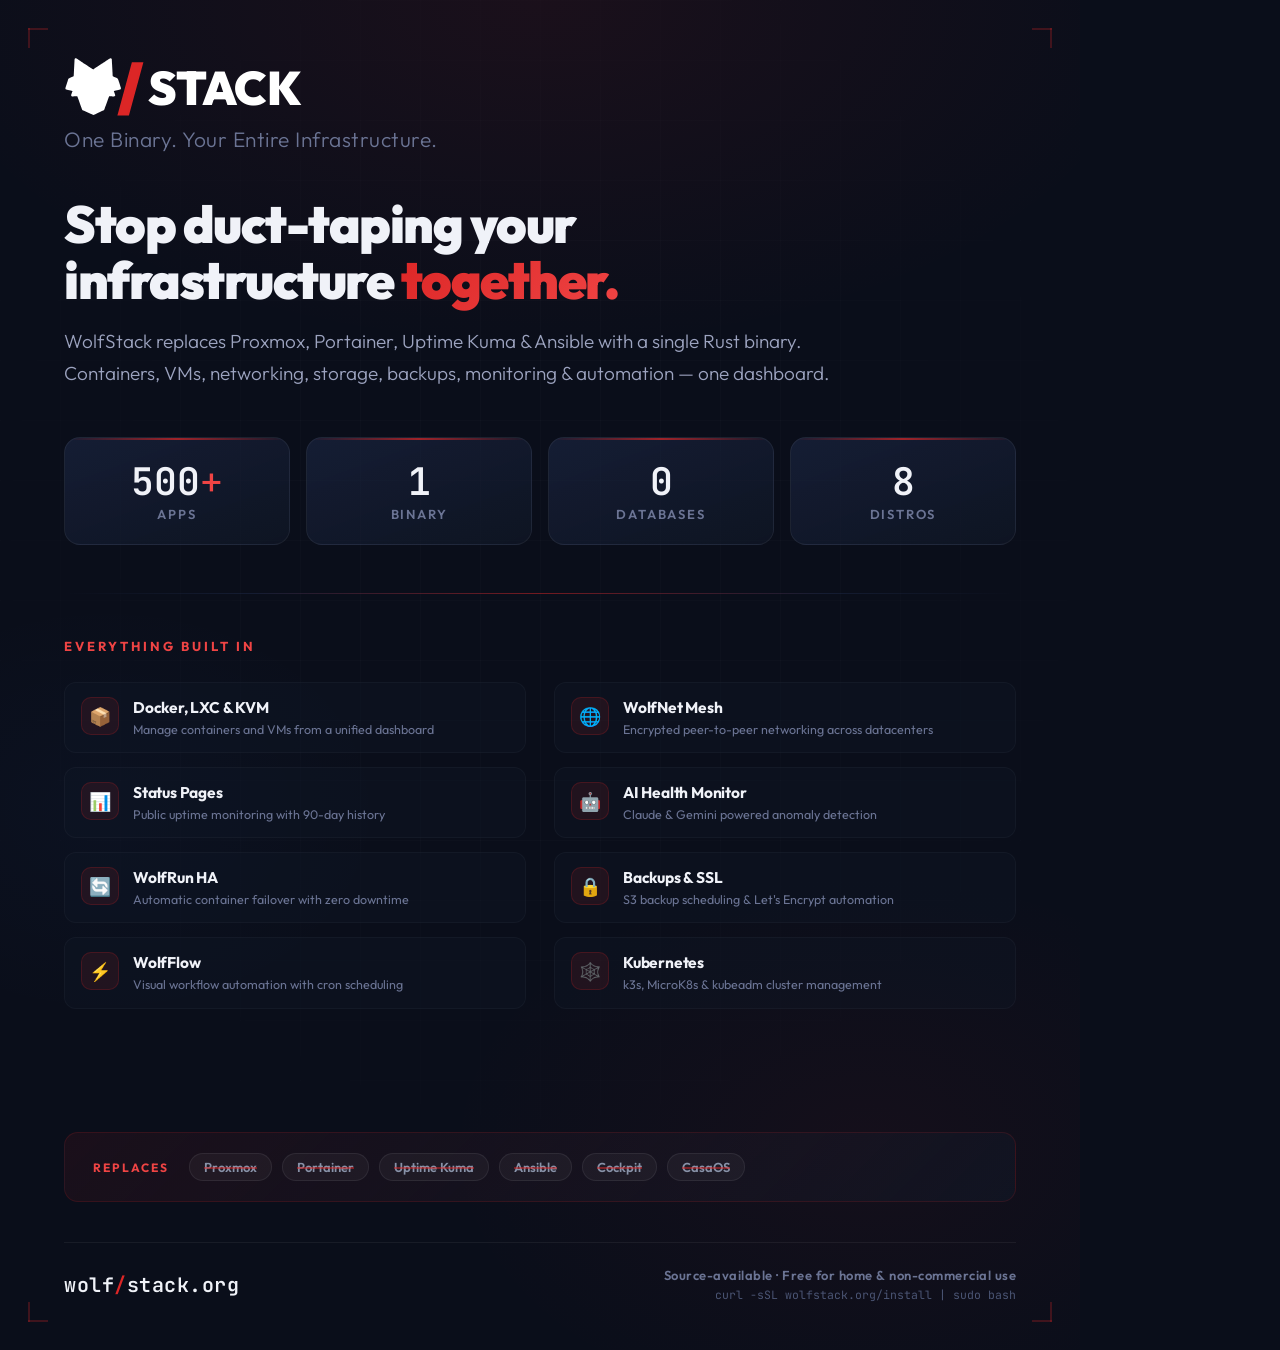
<file: web/infographic.html>
<!DOCTYPE html>
<html lang="en">
<head>
<meta charset="UTF-8">
<meta name="viewport" content="width=1080">
<title>WolfStack Infographic</title>
<link rel="preconnect" href="https://fonts.googleapis.com">
<link href="https://fonts.googleapis.com/css2?family=Outfit:wght@300;400;600;700;800;900&family=JetBrains+Mono:wght@400;600&display=swap" rel="stylesheet">
<style>
  *,*::before,*::after{margin:0;padding:0;box-sizing:border-box}

  :root {
    --bg: #0A0E1A;
    --bg2: #111827;
    --red: #DC2626;
    --red-light: #EF4444;
    --red-glow: rgba(220,38,38,0.35);
    --white: #F0F2F8;
    --muted: #6B7494;
    --subtle: #1E2A4A;
  }

  body {
    width: 1080px;
    height: 1350px;
    background: var(--bg);
    font-family: 'Outfit', sans-serif;
    color: var(--white);
    overflow: hidden;
    position: relative;
  }

  /* ── Atmosphere ── */
  body::before {
    content: '';
    position: absolute;
    inset: 0;
    background:
      radial-gradient(ellipse 900px 500px at 50% 0%, rgba(220,38,38,0.08) 0%, transparent 70%),
      radial-gradient(ellipse 600px 400px at 80% 85%, rgba(220,38,38,0.05) 0%, transparent 70%),
      radial-gradient(ellipse 400px 300px at 10% 60%, rgba(59,130,246,0.03) 0%, transparent 70%);
    pointer-events: none;
    z-index: 0;
  }

  /* Subtle grid texture */
  body::after {
    content: '';
    position: absolute;
    inset: 0;
    background-image:
      linear-gradient(rgba(255,255,255,0.015) 1px, transparent 1px),
      linear-gradient(90deg, rgba(255,255,255,0.015) 1px, transparent 1px);
    background-size: 60px 60px;
    mask-image: radial-gradient(ellipse 80% 70% at 50% 40%, black 30%, transparent 80%);
    -webkit-mask-image: radial-gradient(ellipse 80% 70% at 50% 40%, black 30%, transparent 80%);
    pointer-events: none;
    z-index: 0;
  }

  .frame {
    position: relative;
    z-index: 1;
    width: 100%;
    height: 100%;
    display: flex;
    flex-direction: column;
    padding: 56px 64px 48px;
  }

  /* ── Logo ── */
  .logo-row {
    display: flex;
    align-items: center;
    gap: 0;
    margin-bottom: 8px;
  }

  .logo-row svg {
    height: 62px;
    width: auto;
  }

  /* ── Tagline ── */
  .tagline {
    font-size: 21px;
    font-weight: 300;
    letter-spacing: 0.5px;
    color: var(--muted);
    margin-bottom: 44px;
  }

  /* ── Hero ── */
  .hero {
    margin-bottom: 48px;
  }

  .hero h1 {
    font-size: 52px;
    font-weight: 900;
    line-height: 1.08;
    letter-spacing: -1.5px;
    max-width: 820px;
  }

  .hero h1 .accent {
    background: linear-gradient(135deg, var(--red) 0%, var(--red-light) 100%);
    -webkit-background-clip: text;
    -webkit-text-fill-color: transparent;
    background-clip: text;
  }

  .hero p {
    margin-top: 18px;
    font-size: 19px;
    font-weight: 300;
    line-height: 1.65;
    color: #9CA3BF;
    max-width: 780px;
  }

  /* ── Stat Strip ── */
  .stats {
    display: grid;
    grid-template-columns: repeat(4, 1fr);
    gap: 16px;
    margin-bottom: 48px;
  }

  .stat {
    background: linear-gradient(160deg, rgba(30,42,74,0.55) 0%, rgba(17,24,39,0.65) 100%);
    border: 1px solid rgba(255,255,255,0.06);
    border-radius: 16px;
    padding: 24px 20px 22px;
    text-align: center;
    position: relative;
    overflow: hidden;
  }

  .stat::before {
    content: '';
    position: absolute;
    top: 0; left: 0; right: 0;
    height: 2px;
    background: linear-gradient(90deg, transparent, var(--red), transparent);
    opacity: 0.7;
  }

  .stat .num {
    font-family: 'JetBrains Mono', monospace;
    font-size: 38px;
    font-weight: 600;
    color: var(--white);
    line-height: 1;
    margin-bottom: 6px;
  }

  .stat .num .plus {
    color: var(--red-light);
    font-weight: 400;
  }

  .stat .label {
    font-size: 13px;
    font-weight: 600;
    text-transform: uppercase;
    letter-spacing: 1.8px;
    color: var(--muted);
  }

  /* ── Divider ── */
  .divider {
    height: 1px;
    background: linear-gradient(90deg, transparent 0%, var(--subtle) 20%, var(--red) 50%, var(--subtle) 80%, transparent 100%);
    margin-bottom: 44px;
    opacity: 0.5;
  }

  /* ── Features ── */
  .features-title {
    font-size: 13px;
    font-weight: 700;
    text-transform: uppercase;
    letter-spacing: 3px;
    color: var(--red-light);
    margin-bottom: 28px;
  }

  .features {
    display: grid;
    grid-template-columns: 1fr 1fr;
    gap: 14px 28px;
    margin-bottom: auto;
  }

  .feat {
    display: flex;
    align-items: flex-start;
    gap: 14px;
    padding: 14px 16px;
    border-radius: 12px;
    background: rgba(17,24,39,0.4);
    border: 1px solid rgba(255,255,255,0.03);
  }

  .feat-icon {
    flex-shrink: 0;
    width: 38px;
    height: 38px;
    border-radius: 10px;
    display: flex;
    align-items: center;
    justify-content: center;
    font-size: 18px;
    background: rgba(220,38,38,0.1);
    border: 1px solid rgba(220,38,38,0.2);
  }

  .feat-text h3 {
    font-size: 15.5px;
    font-weight: 700;
    letter-spacing: -0.2px;
    margin-bottom: 3px;
  }

  .feat-text p {
    font-size: 12.5px;
    font-weight: 400;
    color: var(--muted);
    line-height: 1.45;
  }

  /* ── Replaces Strip ── */
  .replaces {
    margin-top: 40px;
    padding: 20px 28px;
    border-radius: 14px;
    background: linear-gradient(135deg, rgba(220,38,38,0.08) 0%, rgba(17,24,39,0.6) 100%);
    border: 1px solid rgba(220,38,38,0.15);
    display: flex;
    align-items: center;
    gap: 20px;
  }

  .replaces-label {
    font-size: 12px;
    font-weight: 700;
    text-transform: uppercase;
    letter-spacing: 2px;
    color: var(--red-light);
    white-space: nowrap;
  }

  .replaces-list {
    display: flex;
    flex-wrap: wrap;
    gap: 10px;
  }

  .replaces-list span {
    font-size: 13px;
    font-weight: 600;
    color: #8892A8;
    padding: 5px 14px;
    border-radius: 20px;
    background: rgba(255,255,255,0.04);
    border: 1px solid rgba(255,255,255,0.07);
    text-decoration: line-through;
    text-decoration-color: rgba(220,38,38,0.5);
    text-decoration-thickness: 1.5px;
  }

  /* ── Footer ── */
  .footer {
    margin-top: 40px;
    display: flex;
    align-items: center;
    justify-content: space-between;
    padding-top: 24px;
    border-top: 1px solid rgba(255,255,255,0.06);
  }

  .footer-url {
    font-family: 'JetBrains Mono', monospace;
    font-size: 20px;
    font-weight: 600;
    letter-spacing: 0.5px;
    color: var(--white);
  }

  .footer-url .slash {
    color: var(--red);
  }

  .footer-meta {
    text-align: right;
  }

  .footer-meta .license {
    font-size: 13px;
    font-weight: 600;
    color: var(--muted);
    letter-spacing: 0.5px;
  }

  .footer-meta .install {
    font-family: 'JetBrains Mono', monospace;
    font-size: 11.5px;
    color: #4B5574;
    margin-top: 4px;
  }

  /* ── Corner Accents ── */
  .corner {
    position: absolute;
    width: 40px;
    height: 40px;
    z-index: 2;
  }
  .corner::before, .corner::after {
    content: '';
    position: absolute;
    background: var(--red);
    opacity: 0.25;
  }
  .corner-tl { top: 28px; left: 28px; }
  .corner-tl::before { top:0;left:0;width:20px;height:2px; }
  .corner-tl::after { top:0;left:0;width:2px;height:20px; }
  .corner-tr { top: 28px; right: 28px; }
  .corner-tr::before { top:0;right:0;width:20px;height:2px; }
  .corner-tr::after { top:0;right:0;width:2px;height:20px; }
  .corner-bl { bottom: 28px; left: 28px; }
  .corner-bl::before { bottom:0;left:0;width:20px;height:2px; }
  .corner-bl::after { bottom:0;left:0;width:2px;height:20px; }
  .corner-br { bottom: 28px; right: 28px; }
  .corner-br::before { bottom:0;right:0;width:20px;height:2px; }
  .corner-br::after { bottom:0;right:0;width:2px;height:20px; }
</style>
</head>
<body>

<div class="corner corner-tl"></div>
<div class="corner corner-tr"></div>
<div class="corner corner-bl"></div>
<div class="corner corner-br"></div>

<div class="frame">

  <!-- Logo -->
  <div class="logo-row">
    <svg width="320" height="68" viewBox="0 0 900 190" fill="none" xmlns="http://www.w3.org/2000/svg">
      <path d="M35.0807 6.41666C34.0733 6.77203 33.2635 7.58148 32.8882 8.56863C32.6906 9.14117 32.5129 11.2142 32.2956 15.4984C31.861 24.0274 30.9919 40.9866 30.6166 47.9756C30.5178 49.9893 30.34 53.5825 30.2215 55.9714C29.9252 61.8746 29.9252 61.9141 29.2734 62.151C27.3178 62.8815 14.6562 68.7846 14.2809 69.14C13.5895 69.7915 13.4118 70.2061 12.2859 73.7401C11.7328 75.4775 10.2908 79.9986 9.08587 83.809C3.73283 100.551 4.14764 99.0703 4.5822 100.314C4.918 101.281 5.47109 101.953 6.28096 102.427C6.73528 102.663 10.5871 103.572 16.592 104.855C21.866 105.961 26.2314 106.928 26.3302 107.007C26.4092 107.066 25.8956 108.725 25.2043 110.679C21.9648 119.84 21.866 120.156 22.1228 121.261C22.4191 122.485 23.4265 123.67 24.4537 124.006C25.1648 124.243 30.6363 124.183 38.1424 123.848L41.0066 123.729L41.2437 124.302C41.3622 124.618 42.0338 126.473 42.7449 128.428C44.4041 133.028 50.7053 150.461 53.7868 158.931C56.5522 166.532 56.5127 166.453 59.2583 167.657C60.8781 168.348 69.9052 172.376 81.8754 177.726C88.8087 180.846 89.3223 181.043 90.1322 181.043C90.8828 181.023 91.0606 180.964 99.4556 177.193C108.522 173.146 114.646 170.402 118.813 168.565C122.586 166.887 123.495 166.334 123.929 165.486C124.068 165.189 124.7 163.531 125.332 161.794C125.944 160.056 126.971 157.213 127.603 155.476C128.236 153.738 130.606 147.243 132.838 141.064C135.07 134.864 137.421 128.448 138.033 126.77L139.139 123.729L141.727 123.867C143.129 123.927 146.744 124.045 149.727 124.104C155.001 124.243 155.179 124.223 155.969 123.828C157.035 123.275 157.707 122.466 158.023 121.301C158.319 120.235 158.438 120.63 155.317 111.745C154.408 109.198 153.756 107.066 153.835 107.007C153.914 106.928 158.28 105.961 163.554 104.835C168.828 103.73 173.371 102.703 173.648 102.565C174.615 102.051 175.386 101.064 175.623 99.9982C175.84 99.0505 175.801 98.8334 175.149 96.7209C174.418 94.332 170.764 82.8416 169.48 78.8733C169.065 77.5702 168.255 75.0629 167.702 73.286C166.616 69.8705 166.141 69.0413 164.877 68.449C164.541 68.2713 162.033 67.0472 159.307 65.7245C156.601 64.4017 153.46 62.9012 152.354 62.3682C150.793 61.6377 150.319 61.3218 150.24 60.9664C150.181 60.7097 150.082 59.3475 150.023 57.9457C149.964 56.5242 149.786 52.8915 149.628 49.8511C149.47 46.8107 149.253 42.5068 149.134 40.2758C149.035 38.0449 148.897 35.5177 148.838 34.6491C148.779 33.7804 148.601 30.4438 148.443 27.2455C147.672 12.0631 147.514 9.5163 147.337 8.78581C146.942 7.36432 145.243 6.12051 143.682 6.12051C142.813 6.12051 141.786 6.67331 137.282 9.63475C134.734 11.3327 131.258 13.6031 129.579 14.7087C127.9 15.8143 124.522 18.0255 122.073 19.6444C119.623 21.2634 116.127 23.5733 114.27 24.7776C112.433 25.9819 108.641 28.4695 105.875 30.3056C99.2185 34.6886 94.3593 37.8869 91.989 39.4268L90.0532 40.6707L88.4334 39.6243C87.5445 39.032 84.5421 37.0577 81.7767 35.2413C76.878 32.0035 73.1249 29.5356 65.5398 24.5407C57.3621 19.1903 54.1028 17.0384 51.3572 15.2417C49.7769 14.1954 46.2807 11.9052 43.5547 10.1086C40.8486 8.31198 38.2807 6.69305 37.8264 6.49564C36.898 6.06128 36.1276 6.04155 35.0807 6.41666Z" fill="white"/>
      <path d="M52.029 85.5659C51.9105 85.862 55.8413 95.6348 56.908 97.767C57.5993 99.1293 57.224 98.9713 68.8585 102.644C70.5967 103.196 72.177 103.65 72.335 103.65C72.8881 103.65 72.8683 103.157 72.2757 101.36C71.1893 98.1224 69.3918 95.2596 66.6659 92.4167C62.7943 88.3694 58.2314 85.9805 53.2932 85.3882C52.3253 85.2697 52.1278 85.2895 52.029 85.5659Z" fill="white"/>
      <path d="M124.641 85.6647C117.925 87.0862 111.92 91.9825 108.463 98.8333C107.594 100.571 106.765 103.137 106.962 103.453C107.16 103.769 107.495 103.71 111.169 102.545C113.085 101.933 116.088 101.005 117.826 100.452C121.224 99.3861 121.797 99.1491 122.29 98.5963C122.903 97.9053 127.88 85.9609 127.722 85.566C127.584 85.2106 126.695 85.2304 124.641 85.6647Z" fill="white"/>
      <path d="M240.974 21.5596L239.944 25.3467L198.429 178.04L197.827 180.253H168.523L169.554 176.466L211.069 23.7725L211.671 21.5596H240.974Z" fill="#DC2626" stroke="#DC2626" stroke-width="6"/>
      <text x="260" y="152" font-family="'Outfit','Noto Sans','Liberation Sans',Arial,sans-serif" font-weight="900" font-size="145" letter-spacing="-2" fill="white">STACK</text>
    </svg>
  </div>

  <div class="tagline">One Binary. Your Entire Infrastructure.</div>

  <!-- Hero -->
  <div class="hero">
    <h1>
      Stop duct-taping your<br>
      infrastructure <span class="accent">together.</span>
    </h1>
    <p>
      WolfStack replaces Proxmox, Portainer, Uptime Kuma &amp; Ansible
      with a single Rust binary. Containers, VMs, networking, storage,
      backups, monitoring &amp; automation — one dashboard.
    </p>
  </div>

  <!-- Stats -->
  <div class="stats">
    <div class="stat">
      <div class="num">500<span class="plus">+</span></div>
      <div class="label">Apps</div>
    </div>
    <div class="stat">
      <div class="num">1</div>
      <div class="label">Binary</div>
    </div>
    <div class="stat">
      <div class="num">0</div>
      <div class="label">Databases</div>
    </div>
    <div class="stat">
      <div class="num">8</div>
      <div class="label">Distros</div>
    </div>
  </div>

  <div class="divider"></div>

  <!-- Features -->
  <div class="features-title">Everything Built In</div>

  <div class="features">
    <div class="feat">
      <div class="feat-icon">&#x1F4E6;</div>
      <div class="feat-text">
        <h3>Docker, LXC &amp; KVM</h3>
        <p>Manage containers and VMs from a unified dashboard</p>
      </div>
    </div>
    <div class="feat">
      <div class="feat-icon">&#x1F310;</div>
      <div class="feat-text">
        <h3>WolfNet Mesh</h3>
        <p>Encrypted peer-to-peer networking across datacenters</p>
      </div>
    </div>
    <div class="feat">
      <div class="feat-icon">&#x1F4CA;</div>
      <div class="feat-text">
        <h3>Status Pages</h3>
        <p>Public uptime monitoring with 90-day history</p>
      </div>
    </div>
    <div class="feat">
      <div class="feat-icon">&#x1F916;</div>
      <div class="feat-text">
        <h3>AI Health Monitor</h3>
        <p>Claude &amp; Gemini powered anomaly detection</p>
      </div>
    </div>
    <div class="feat">
      <div class="feat-icon">&#x1F504;</div>
      <div class="feat-text">
        <h3>WolfRun HA</h3>
        <p>Automatic container failover with zero downtime</p>
      </div>
    </div>
    <div class="feat">
      <div class="feat-icon">&#x1F512;</div>
      <div class="feat-text">
        <h3>Backups &amp; SSL</h3>
        <p>S3 backup scheduling &amp; Let's Encrypt automation</p>
      </div>
    </div>
    <div class="feat">
      <div class="feat-icon">&#x26A1;</div>
      <div class="feat-text">
        <h3>WolfFlow</h3>
        <p>Visual workflow automation with cron scheduling</p>
      </div>
    </div>
    <div class="feat">
      <div class="feat-icon">&#x1F578;&#xFE0F;</div>
      <div class="feat-text">
        <h3>Kubernetes</h3>
        <p>k3s, MicroK8s &amp; kubeadm cluster management</p>
      </div>
    </div>
  </div>

  <!-- Replaces -->
  <div class="replaces">
    <div class="replaces-label">Replaces</div>
    <div class="replaces-list">
      <span>Proxmox</span>
      <span>Portainer</span>
      <span>Uptime Kuma</span>
      <span>Ansible</span>
      <span>Cockpit</span>
      <span>CasaOS</span>
    </div>
  </div>

  <!-- Footer -->
  <div class="footer">
    <div class="footer-url">wolf<span class="slash">/</span>stack.org</div>
    <div class="footer-meta">
      <div class="license">Source-available &middot; Free for home &amp; non-commercial use</div>
      <div class="install">curl -sSL wolfstack.org/install | sudo bash</div>
    </div>
  </div>

</div>
</body>
</html>
</file>
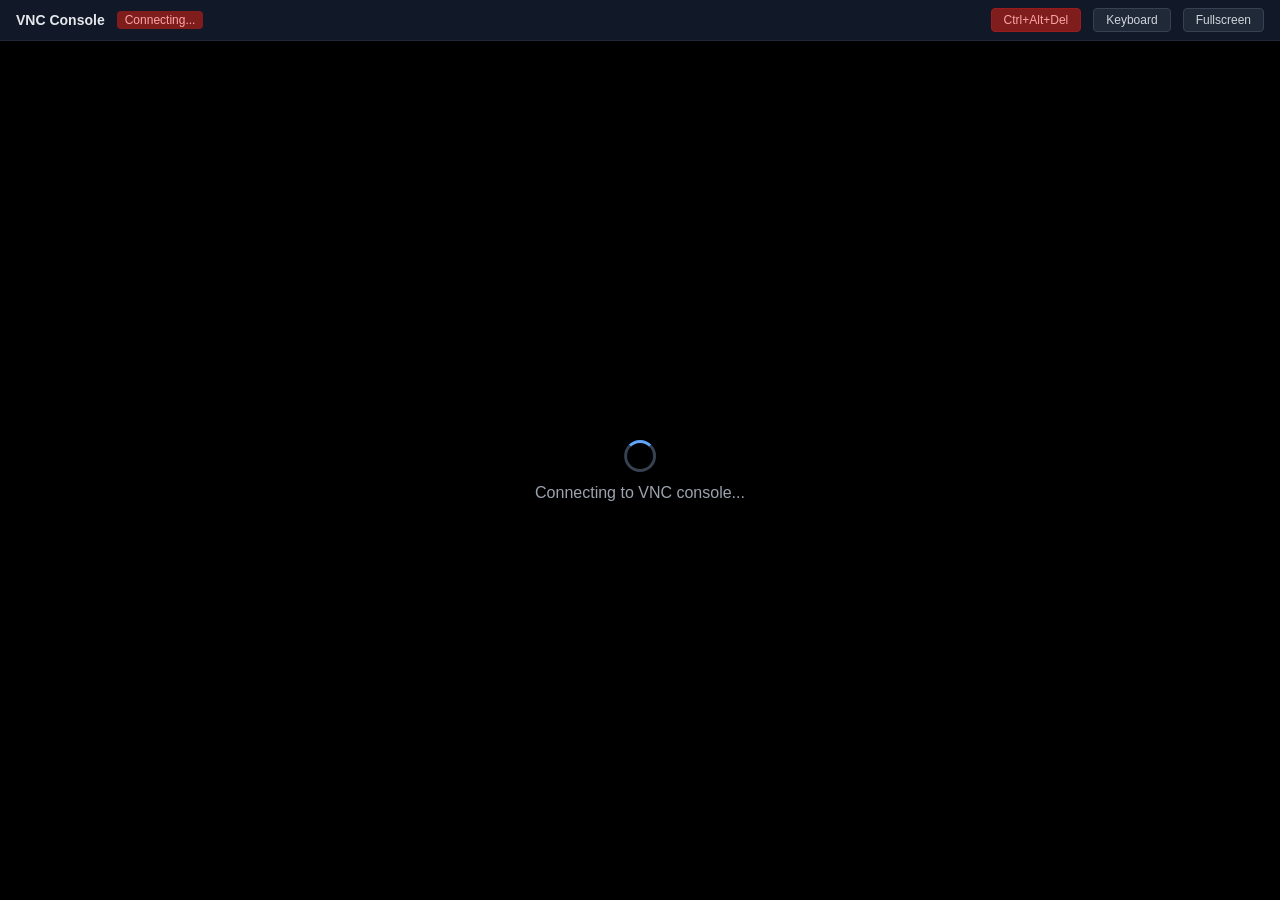
<file: web/vnc.html>
<!-- Written by Paul Clevett -->
<!-- (C)Copyright Wolf Software Systems Ltd -->
<!-- https://wolf.uk.com -->
<!DOCTYPE html>
<html lang="en">

<head>
    <meta charset="UTF-8">
    <meta name="viewport" content="width=device-width, initial-scale=1.0">
    <title>WolfStack — VNC Console</title>
    <script src="https://esm.sh/@novnc/novnc@1.4.0/lib/rfb.js" type="module"></script>
    <style>
        * {
            margin: 0;
            padding: 0;
            box-sizing: border-box;
        }

        html, body {
            background: #0a0e1a;
            color: #e0e0e0;
            font-family: 'Inter', -apple-system, sans-serif;
            height: 100%;
            width: 100%;
            display: flex;
            flex-direction: column;
            overflow: hidden;
        }

        .toolbar {
            background: #111827;
            border-bottom: 1px solid #1f2937;
            padding: 8px 16px;
            display: flex;
            align-items: center;
            gap: 12px;
            flex-shrink: 0;
        }

        .toolbar h3 {
            font-size: 14px;
            font-weight: 600;
            color: #e5e7eb;
        }

        .toolbar .badge {
            background: #065f46;
            color: #6ee7b7;
            padding: 2px 8px;
            border-radius: 4px;
            font-size: 12px;
        }

        .toolbar .badge.disconnected {
            background: #7f1d1d;
            color: #fca5a5;
        }

        .toolbar .spacer {
            flex: 1;
        }

        .toolbar button {
            background: #1f2937;
            border: 1px solid #374151;
            color: #d1d5db;
            padding: 4px 12px;
            border-radius: 4px;
            cursor: pointer;
            font-size: 12px;
        }

        .toolbar button:hover {
            background: #374151;
        }

        #vnc-container {
            flex: 1;
            overflow: hidden;
            background: #000;
            width: 100%;
            min-height: 0;
        }

        .status-overlay {
            position: absolute;
            top: 50%;
            left: 50%;
            transform: translate(-50%, -50%);
            text-align: center;
            color: #9ca3af;
        }

        .status-overlay .spinner {
            width: 32px;
            height: 32px;
            border: 3px solid #374151;
            border-top-color: #60a5fa;
            border-radius: 50%;
            animation: spin 1s linear infinite;
            margin: 0 auto 12px;
        }

        @keyframes spin {
            to {
                transform: rotate(360deg);
            }
        }

        .ctrl-alt-del {
            background: #7f1d1d !important;
            border-color: #991b1b !important;
            color: #fca5a5 !important;
        }
    </style>
</head>

<body>
    <div class="toolbar">
        <h3 id="vm-name">VNC Console</h3>
        <span id="status-badge" class="badge disconnected">Connecting...</span>
        <div class="spacer"></div>
        <button onclick="sendCtrlAltDel()" class="ctrl-alt-del" title="Send Ctrl+Alt+Del">Ctrl+Alt+Del</button>
        <button onclick="toggleKeyboard()" id="kb-btn" title="Show on-screen keyboard">Keyboard</button>
        <button onclick="toggleFullscreen()">Fullscreen</button>
    </div>
    <!-- Hidden textarea to trigger iOS/mobile soft keyboard -->
    <textarea id="mobile-kb-input" autocapitalize="off" autocomplete="off" autocorrect="off" spellcheck="false"
        style="position:fixed;top:-9999px;left:-9999px;width:1px;height:1px;opacity:0;font-size:16px;"></textarea>
    <div id="vnc-container" style="position: relative;">
        <div class="status-overlay" id="status-overlay">
            <div class="spinner"></div>
            <p>Connecting to VNC console...</p>
        </div>
    </div>

    <script type="module">
        import RFB from 'https://esm.sh/@novnc/novnc@1.4.0/lib/rfb.js';

        const params = new URLSearchParams(window.location.search);
        const vmName = params.get('name') || 'unknown';
        const wsPort = parseInt(params.get('port') || '0');
        const host = params.get('host') || window.location.hostname;
        const wsPath = params.get('ws_path') || '';
        const vncTicket = params.get('ticket') || '';
        // Node id when the VM lives on ANOTHER cluster node. The websocket and
        // the password fetch must then go through this (admin) node's
        // remote-console / node-proxy routes — the session cookie only
        // authenticates here, and the VM doesn't exist here locally.
        const nodeId = params.get('node') || '';

        document.getElementById('vm-name').textContent = vmName;
        document.title = `${vmName} — VNC Console`;

        let rfb = null;
        window.rfb = null; // expose for VR terminal access

        if (wsPath) {
            // WolfStack-proxied VNC. resizeSession asks the server to
            // resize its display to match our viewport — desirable for
            // container VNC (TigerVNC honours it), avoids the
            // scale-down + centre-and-clip dance that hides the top
            // edge of the desktop. Disabled for Proxmox VMs because
            // Windows 11 applies 125%+ display scaling after a resize,
            // mangling mouse coordinates.
            //
            // Heuristic: container VNC paths (/ws/container-vnc/... or
            // remote-console with -vnc ctype) want resize; everything
            // else (Proxmox /ws/pve-vnc/...) does not.
            const isContainerVnc = /\/(container-vnc|lxc-vnc|docker-vnc|pct-vnc)\//.test(wsPath);
            const wsProtocol = window.location.protocol === 'https:' ? 'wss' : 'ws';
            const wsUrl = `${wsProtocol}://${window.location.host}${wsPath}`;
            connectProxiedVNC(wsUrl, vncTicket, isContainerVnc);
        } else if (wsPort) {
            // Native QEMU / libvirt VMs — proxy through WolfStack to avoid
            // mixed-content issues. When the VM is on another node, go through
            // the remote-console bridge on THIS node (cluster-secret-authed
            // hop) — connecting straight to /ws/vm-vnc here found no such VM
            // and the console died with "Connection lost" (klasSponsor
            // 2026-06-10).
            const wsProtocol = window.location.protocol === 'https:' ? 'wss' : 'ws';
            const proxyUrl = nodeId
                ? `${wsProtocol}://${window.location.host}/ws/remote-console/${encodeURIComponent(nodeId)}/vm-vnc/${encodeURIComponent(vmName)}`
                : `${wsProtocol}://${window.location.host}/ws/vm-vnc/${encodeURIComponent(vmName)}`;
            // An external-VNC VM has a password; fetch it so the console auths
            // seamlessly. None/empty (the default) → connect without a password,
            // exactly as before. If the fetch fails the RFB credentials prompt
            // is the fallback, so this never makes a console worse. Remote VMs
            // fetch via the node proxy for the same reason as the websocket.
            let ticket = vncTicket;
            if (!ticket) {
                const passUrl = nodeId
                    ? `/api/nodes/${encodeURIComponent(nodeId)}/proxy/vms/${encodeURIComponent(vmName)}/vnc-password`
                    : `/api/vms/${encodeURIComponent(vmName)}/vnc-password`;
                try {
                    const r = await fetch(passUrl, { credentials: 'include' });
                    if (r.ok) { const d = await r.json(); if (d && d.password) ticket = d.password; }
                } catch (e) { /* fall through to no-password / prompt */ }
            }
            connectProxiedVNC(proxyUrl, ticket, true);
        } else {
            document.getElementById('status-overlay').innerHTML =
                '<p style="color:#fca5a5;">No VNC connection parameters specified.<br>The VM may not be running.</p>';
        }

        function connectProxiedVNC(wsUrl, ticket, resizeSession) {
            const container = document.getElementById('vnc-container');
            try {
                const opts = {
                    scaleViewport: true,
                    resizeSession: resizeSession,
                    clipViewport: true,
                    showDotCursor: true,
                };
                if (ticket) {
                    opts.credentials = { password: ticket };
                }
                rfb = new RFB(container, wsUrl, opts);
                window.rfb = rfb;

                rfb.addEventListener('connect', () => {
                    document.getElementById('status-badge').textContent = 'Connected';
                    document.getElementById('status-badge').className = 'badge';
                    const overlay = document.getElementById('status-overlay');
                    if (overlay) overlay.remove();
                    window._vncConnected = true;
                });

                rfb.addEventListener('disconnect', (e) => {
                    document.getElementById('status-badge').textContent = 'Disconnected';
                    document.getElementById('status-badge').className = 'badge disconnected';
                    if (!e.detail.clean) {
                        const c = document.getElementById('vnc-container');
                        c.innerHTML = `
                            <div class="status-overlay">
                                <p style="color:#fca5a5;">Connection lost.<br>
                                <button onclick="location.reload()"
                                    style="margin-top:12px; padding:6px 16px; background:#1f2937; border:1px solid #374151; color:#d1d5db; border-radius:4px; cursor:pointer;">
                                    Reconnect
                                </button></p>
                            </div>`;
                    }
                });

                rfb.addEventListener('credentialsrequired', () => {
                    if (ticket) {
                        rfb.sendCredentials({ password: ticket });
                    } else {
                        rfb.sendCredentials({ password: prompt('VNC Password:') || '' });
                    }
                });

            } catch (e) {
                document.getElementById('status-overlay').innerHTML =
                    `<p style="color:#fca5a5;">Failed to connect: ${e.message}</p>`;
            }
        }

        function connectVNC(host, port) {
            const container = document.getElementById('vnc-container');
            const isRemote = host !== window.location.hostname;

            if (isRemote) {
                // Remote host — try wss first, fall back to ws
                const wssUrl = `wss://${host}:${port}`;
                const wsUrl = `ws://${host}:${port}`;
                let settled = false;

                // Try wss first
                try {
                    const testWs = new WebSocket(wssUrl);
                    const fallbackTimeout = setTimeout(() => {
                        if (!settled) {
                            settled = true;
                            try { testWs.close(); } catch (e) { }
                            doConnectVNC(wsUrl, container);
                        }
                    }, 3000);

                    testWs.onopen = () => {
                        if (!settled) {
                            settled = true;
                            clearTimeout(fallbackTimeout);
                            testWs.close();
                            doConnectVNC(wssUrl, container);
                        }
                    };

                    testWs.onerror = () => {
                        if (!settled) {
                            settled = true;
                            clearTimeout(fallbackTimeout);
                            doConnectVNC(wsUrl, container);
                        }
                    };
                } catch (e) {
                    doConnectVNC(wsUrl, container);
                }
            } else {
                // Local — QEMU's built-in WebSocket does not support TLS, always use ws://
                doConnectVNC(`ws://${host}:${port}`, container);
            }
        }

        function doConnectVNC(url, container) {
            try {
                rfb = new RFB(container, url, {
                    scaleViewport: true,
                    resizeSession: true,
                    clipViewport: true,
                });
                window.rfb = rfb;

                rfb.addEventListener('connect', () => {
                    document.getElementById('status-badge').textContent = 'Connected';
                    document.getElementById('status-badge').className = 'badge';
                    const overlay = document.getElementById('status-overlay');
                    if (overlay) overlay.remove();
                    window._vncConnected = true;
                });

                rfb.addEventListener('disconnect', (e) => {
                    document.getElementById('status-badge').textContent = 'Disconnected';
                    document.getElementById('status-badge').className = 'badge disconnected';
                    if (!e.detail.clean) {
                        const container = document.getElementById('vnc-container');
                        container.innerHTML = `
                            <div class="status-overlay">
                                <p style="color:#fca5a5;">Connection lost.<br>
                                <button onclick="location.reload()"
                                    style="margin-top:12px; padding:6px 16px; background:#1f2937; border:1px solid #374151; color:#d1d5db; border-radius:4px; cursor:pointer;">
                                    Reconnect
                                </button></p>
                            </div>`;
                    }
                });

                rfb.addEventListener('credentialsrequired', () => {
                    rfb.sendCredentials({ password: prompt('VNC Password:') || '' });
                });

            } catch (e) {
                document.getElementById('status-overlay').innerHTML =
                    `<p style="color:#fca5a5;">Failed to connect: ${e.message}</p>`;
            }
        }

        // Re-scale VNC on window resize
        window.addEventListener('resize', () => {
            if (rfb) {
                rfb.scaleViewport = true;
            }
        });

        // Expose to global scope for toolbar buttons
        window.sendCtrlAltDel = function () {
            if (rfb) rfb.sendCtrlAltDel();
        };

        window.toggleFullscreen = function () {
            const el = document.documentElement;
            if (!document.fullscreenElement) {
                el.requestFullscreen();
            } else {
                document.exitFullscreen();
            }
        };

        // Mobile soft keyboard support (iOS/Android)
        const kbInput = document.getElementById('mobile-kb-input');
        let kbOpen = false;

        window.toggleKeyboard = function () {
            if (kbOpen) {
                kbInput.blur();
                kbOpen = false;
                document.getElementById('kb-btn').style.background = '';
            } else {
                kbInput.focus();
                kbOpen = true;
                document.getElementById('kb-btn').style.background = '#065f46';
            }
        };

        kbInput.addEventListener('blur', () => {
            kbOpen = false;
            document.getElementById('kb-btn').style.background = '';
        });

        // Forward key events from the hidden textarea to noVNC
        kbInput.addEventListener('keydown', (e) => {
            if (!rfb) return;
            // Let noVNC handle the key via its own canvas focus for special keys
            const key = e.key;
            if (key === 'Enter') rfb.sendKey(0xFF0D);
            else if (key === 'Backspace') rfb.sendKey(0xFF08);
            else if (key === 'Tab') rfb.sendKey(0xFF09);
            else if (key === 'Escape') rfb.sendKey(0xFF1B);
            else if (key === 'ArrowLeft') rfb.sendKey(0xFF51);
            else if (key === 'ArrowUp') rfb.sendKey(0xFF52);
            else if (key === 'ArrowRight') rfb.sendKey(0xFF53);
            else if (key === 'ArrowDown') rfb.sendKey(0xFF54);
            else if (key === 'Delete') rfb.sendKey(0xFFFF);
            else if (key === 'Home') rfb.sendKey(0xFF50);
            else if (key === 'End') rfb.sendKey(0xFF57);
            else return; // printable chars handled via input event
            e.preventDefault();
        });

        // Capture printable characters via input event (works on iOS)
        kbInput.addEventListener('input', (e) => {
            if (!rfb) return;
            const data = e.data;
            if (data) {
                for (const ch of data) {
                    const code = ch.codePointAt(0);
                    rfb.sendKey(code, null, true);  // press
                    rfb.sendKey(code, null, false);  // release
                }
            }
            // Clear the textarea so it stays ready for more input
            kbInput.value = '';
        });
    </script>
</body>

</html>
</file>
